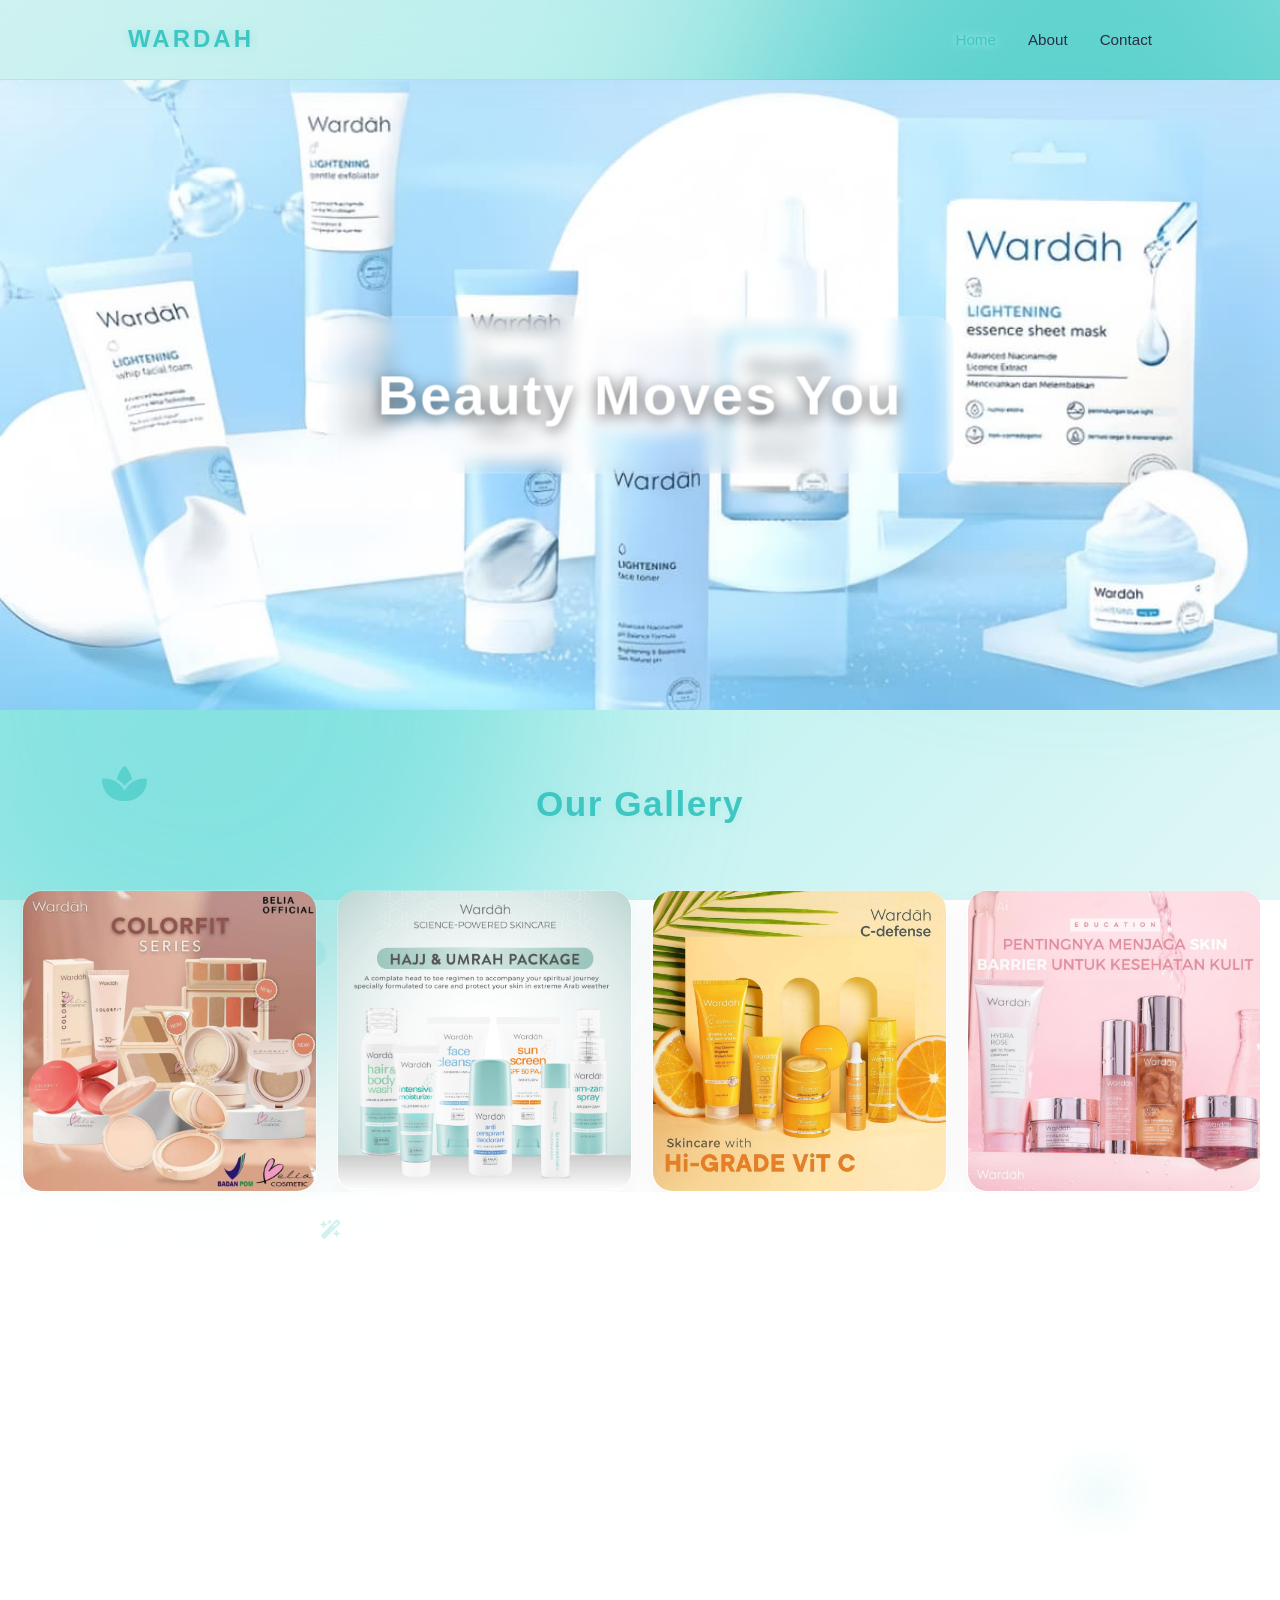
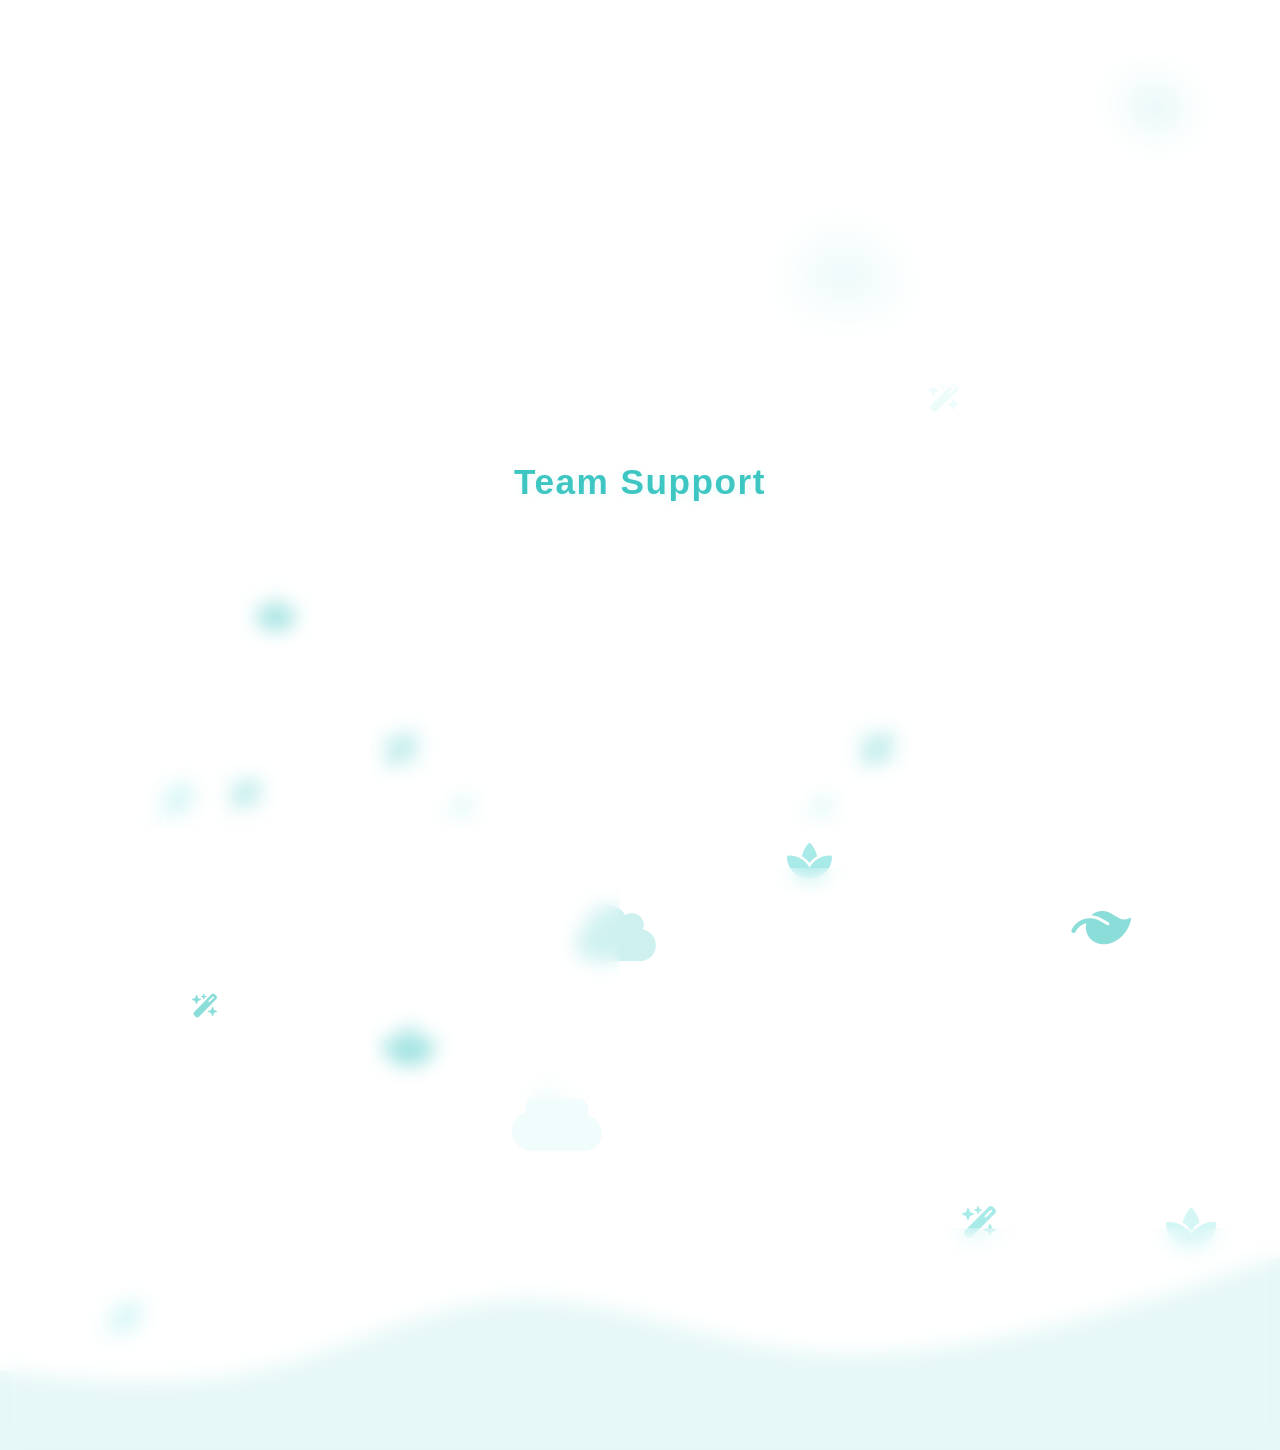
<file: index.html>
<!DOCTYPE html>
<html lang="id">
<head>
    <meta charset="UTF-8">
    <meta name="viewport" content="width=device-width, initial-scale=1.0">
    <title>Wardah | Home</title>
    <link rel="stylesheet" href="https://cdnjs.cloudflare.com/ajax/libs/font-awesome/6.4.0/css/all.min.css">
    <link rel="stylesheet" href="style.css">
</head>
<body>
    <!-- Background Doodles Spread Out -->
    <i class="fas fa-wand-magic-sparkles doodle d-s1"></i>
    <i class="fas fa-wand-magic-sparkles doodle d-s2"></i>
    <i class="fas fa-wand-magic-sparkles doodle d-s3"></i>
    <i class="fas fa-wand-magic-sparkles doodle d-s4"></i>
    <i class="fas fa-wand-magic-sparkles doodle d-s5"></i>
    <i class="fas fa-leaf doodle d-l1"></i>
    <i class="fas fa-leaf doodle d-l2"></i>
    <i class="fas fa-leaf doodle d-l3"></i>
    <i class="fas fa-leaf doodle d-l4"></i>
    <i class="fas fa-spa doodle d-f1"></i>
    <i class="fas fa-spa doodle d-f2"></i>
    <i class="fas fa-spa doodle d-f3"></i>
    <i class="fas fa-spa doodle d-f4"></i>
    <i class="fas fa-cloud doodle d-c1"></i>
    <i class="fas fa-cloud doodle d-c2"></i>
    <i class="fas fa-cloud doodle d-c3"></i>
    <i class="fas fa-cloud doodle d-c4"></i>
    <i class="fas fa-wand-magic-sparkles doodle d-s6"></i>
    <i class="fas fa-wand-magic-sparkles doodle d-s7"></i>
    <i class="fas fa-leaf doodle d-l5"></i>
    <i class="fas fa-leaf doodle d-l6"></i>
    <i class="fas fa-spa doodle d-f5"></i>
    <i class="fas fa-spa doodle d-f6"></i>
    <i class="fas fa-cloud doodle d-c5"></i>
    <i class="fas fa-wand-magic-sparkles doodle d-g-left"></i>
    <i class="fas fa-wand-magic-sparkles doodle d-g-right"></i>
    <i class="fas fa-spa doodle d-g-sub-left"></i>
    <i class="fas fa-spa doodle d-g-sub-right"></i>
    <i class="fas fa-wand-magic-sparkles doodle d-t-left"></i>
    <i class="fas fa-wand-magic-sparkles doodle d-t-right"></i>
    <i class="fas fa-leaf doodle d-t-sub-left"></i>
    <i class="fas fa-leaf doodle d-t-sub-right"></i>
    <div class="doodle doodle-wave"></div>

    <nav class="navbar">
        <div class="logo">WARDAH</div>
        <ul class="nav-links">
            <li><a href="index.html" class="active">Home</a></li>
            <li><a href="about.html">About</a></li>
            <li><a href="contact.html">Contact</a></li>
        </ul>
    </nav>

    <header class="slider-container">
        <div class="slider">
            <div class="slide active" style="background-image: url('images/h1.jpeg')"></div>
            <div class="slide" style="background-image: url('images/home2.jpeg')"></div>
            <div class="slide" style="background-image: url('images/h3.jpeg')"></div>
        </div>
        <div class="slider-overlay">
            <h1>Beauty Moves You</h1> 
        </div>
    </header>

    <section class="container fade-in">
        <h2 class="section-title">Our Gallery</h2>
        <div class="gallery-grid">
            <div class="gallery-item">
                <img src="images/produk1.jpeg" alt="Product 1">
                <div class="gallery-overlay">
                    <h3>Lightening Makeup Series</h3>
                    <p>Flawless and light</p>
                </div>
            </div>
            <div class="gallery-item">
                <img src="images/p2.jpeg" alt="Product 2">
                <div class="gallery-overlay">
                    <h3>Wardah Colorfit Series</h3>
                    <p>Level up your makeup game with Colorfit</p>
                </div>
            </div>
            <div class="gallery-item">
                <img src="images/p3.jpeg" alt="Product 3">
                <div class="gallery-overlay">
                     <h3>Paket Haji & Umrah</h3>   
                    <p>Essential travel kit</p>
                </div>
            </div>
            <div class="gallery-item">
                <img src="images/p4.jpeg" alt="Product 3">
                <div class="gallery-overlay">
                    <h3>C-defense Series</h3>
                    <p>Vitamin C boost</p>
                </div>
            </div>
            <div class="gallery-item">
                <img src="images/p5.jpeg" alt="Product 3">
                <div class="gallery-overlay">
                    <h3>Hydra Rose Series</h3>
                    <p>Deep moisture vibe</p>
                </div>
            </div>
            <div class="gallery-item">
                <img src="images/p6.jpeg" alt="Product 3">
                <div class="gallery-overlay">
                    <h3>Nature Daily Aloe Hydramild Series</h3>
                    <p>Fresh hydration for soft, healthy, and glowing skin</p>
                </div>
            </div>
            <div class="gallery-item">
                <img src="images/p7.jpeg" alt="Product 3">
                <div class="gallery-overlay">
                    <h3>Lightening Series</h3>
                    <p>Brighten your beauty with clean and radiant skin every day</p>
                </div>
            </div>
            <div class="gallery-item">
                <img src="images/p8.jpeg" alt="Product 3">
                <div class="gallery-overlay">
                    <h3>Renew You Series</h3>
                    <p>Skin first, glow always</p>
                </div>
            </div>
            <div class="gallery-item">
                <img src="images/p9.jpeg" alt="Product 3">
                <div class="gallery-overlay">
                    <h3>Wardah Lightening</h3>
                    <p>Shine bright naturally</p>
                </div>
            </div>
            <div class="gallery-item">
                <img src="images/p10.jpeg" alt="Product 3">
                <div class="gallery-overlay">
                    <h3>Lightening Makeup Series</h3>
                    <p>Flowless and light</p>
                </div>
            </div>
            <div class="gallery-item">
                <img src="images/p11.jpeg" alt="Product 3">
                <div class="gallery-overlay">
                    <h3>Perfect Bright Oil Control Creamy Foam</h3>
                    <p>Oil-free zone</p>
                </div>
            </div>
            <div class="gallery-item">
                <img src="images/p12.jpeg" alt="Product 3">
                <div class="gallery-overlay">
                    <h3>Hair Conditioner</h3>
                    <p>Good hair day everyday</p>
                </div>
            </div>
            <div class="gallery-item">
                <img src="images/p13.jpeg" alt="Product 3">
                <div class="gallery-overlay">
                    <h3>White Secret/ Crystal Secret</h3>
                    <p>The ultimate glow up</p>
                </div>
            </div>
            <div class="gallery-item">
                <img src="images/p14.jpeg" alt="Product 3">
                <div class="gallery-overlay">
                    <h3>UV Shield Sunscreen</h3>
                    <p>Sunscreen but make it serum</p>
                </div>
            </div>
            <div class="gallery-item">
                <img src="images/p15.jpeg" alt="Product 3">
                <div class="gallery-overlay">
                    <h3>Colorfit Lip Ink</h3>
                    <p>Wighless beauty</p>
                </div>
            </div>
            <div class="gallery-item">
                <img src="images/p16.jpeg" alt="Product 3">
                <div class="gallery-overlay">
                    <h3>Lightening BB Tint</h3>
                    <p>High coverage,zero weight</p>
                </div>
            </div>
        </div>
    </section>

    <section class="featured-section fade-in">
        <div class="featured-image">
            <img src="images/produkunggulan.jpeg" alt="Signature Product" class="floating-anim">
        </div>
        <div class="featured-text">
            <h2>Wardah Exclusive Matte Lip Cream</h2>
            <p>Lip cream ini memiliki tekstur creamy yang berubah menjadi matte setelah digunakan. Keunggulannya adalah warna yang intens, tahan lama, dan tidak mudah transfer. Selain itu, produk ini mengandung vitamin E dan SPF 20 PA++ sehingga membantu menjaga kelembapan bibir sekaligus melindungi dari sinar UV. Cocok untuk dipakai sehari-hari maupun acara formal.</p>
        </div>
    </section>

    <section class="container fade-in">
        <h2 class="section-title">Team Support</h2>
        <div class="team-grid">
            <div class="team-member"><img src="images/t1.jpg" alt="Tim 1"><p>Bpk. Farid Samsul Hadi</p></div>
            <div class="team-member"><img src="images/t2.jpeg" alt="Tim 2"><p>Bpk. Agung Budi Prastyo</p></div>
            <div class="team-member"><img src="images/t3.jpeg" alt="Tim 3"><p    >Ananda Wulan Sari</p></div>
            <div class="team-member"><img src="images/t6.jpeg" alt="Tim 4"><p>Revalin Priskila Putri Rinawan</p></div>
            <div class="team-member"><img src="images/t4.jpeg" alt="Tim 5"><p>Fatahi Salsabilla</p></div>
            <div class="team-member"><img src="images/t5.jpeg" alt="Tim 6"><p>Kayla Ulfathi Ainun</p></div>
        </div>
    </section>

    <footer>
        <p><strong>Wardah Philosophy</strong><br>Halal dari awal. Kami percaya bahwa kecantikan sejati terpancar dari kebaikan hati dan kepedulian terhadap sesama.</p>
    </footer>

    <script src="script.js"></script>
</body>
</html>
</file>
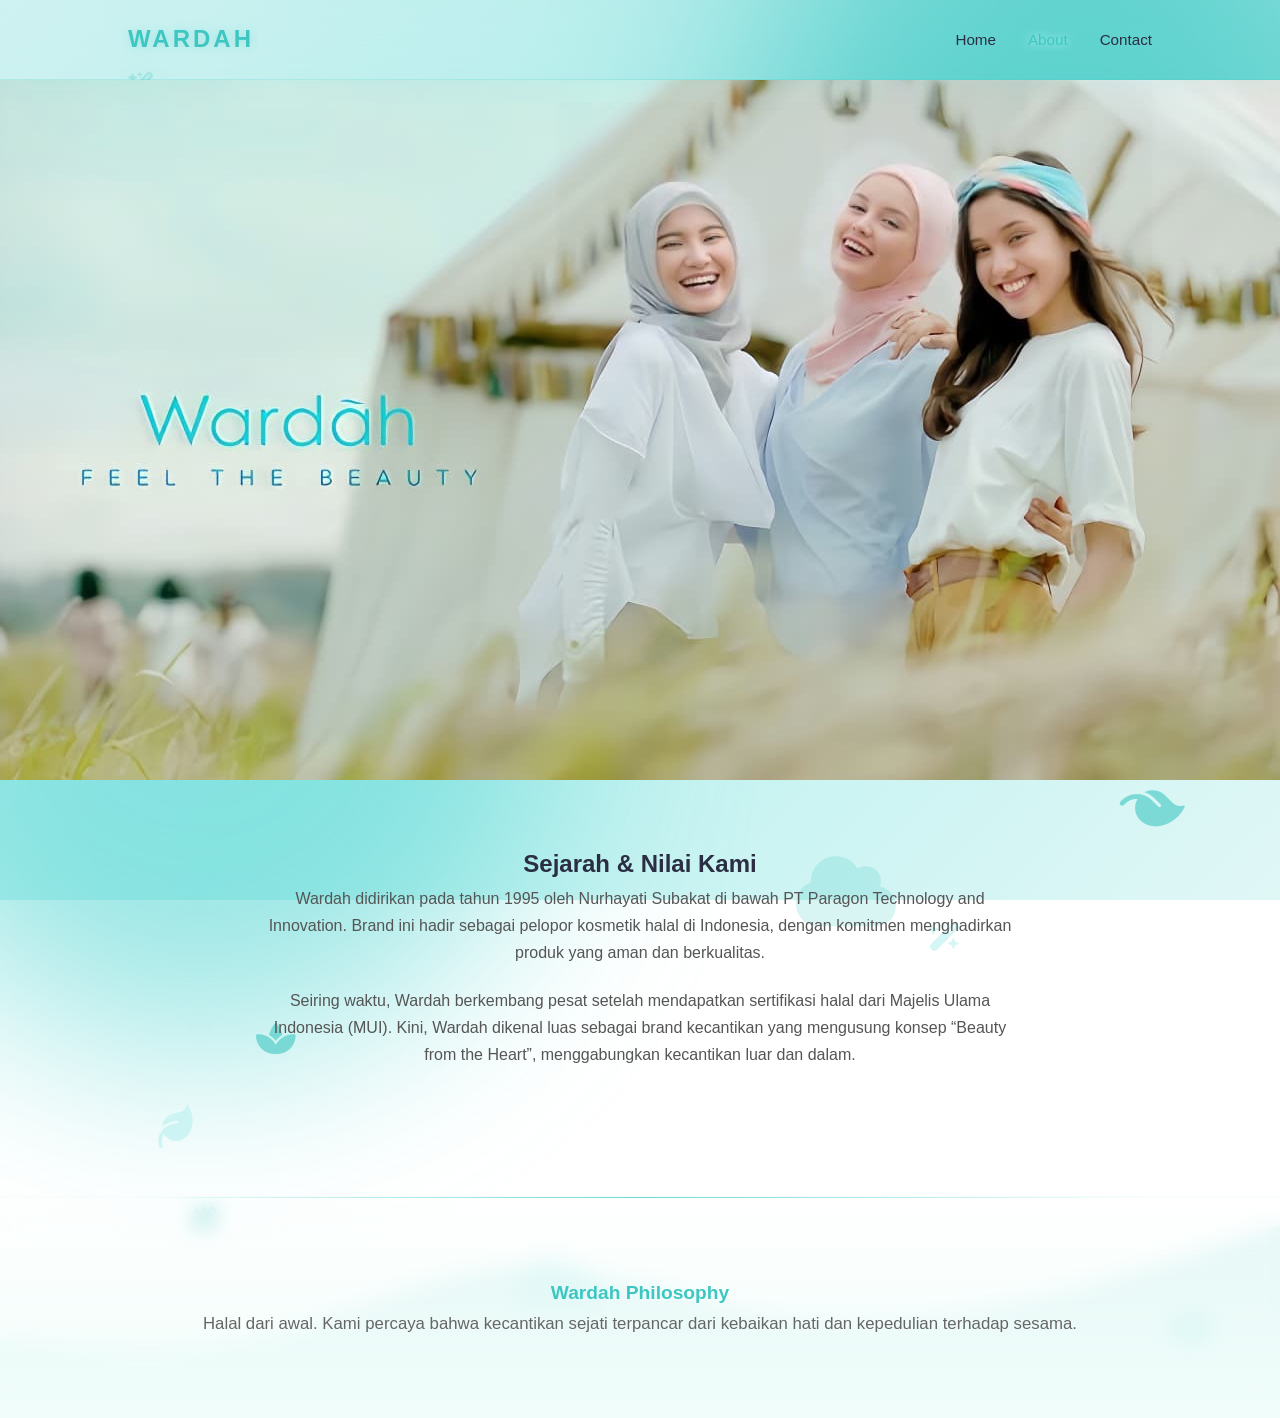
<file: about.html>
<!DOCTYPE html>
<html lang="id">
<head>
    <meta charset="UTF-8">
    <meta name="viewport" content="width=device-width, initial-scale=1.0">
    <title>Wardah | About Us</title>
    <link rel="stylesheet" href="https://cdnjs.cloudflare.com/ajax/libs/font-awesome/6.4.0/css/all.min.css">
    <link rel="stylesheet" href="style.css">
</head>
<body>
    <!-- Background Doodles Spread Out -->
    <i class="fas fa-wand-magic-sparkles doodle d-s1"></i>
    <i class="fas fa-wand-magic-sparkles doodle d-s2"></i>
    <i class="fas fa-wand-magic-sparkles doodle d-s3"></i>
    <i class="fas fa-wand-magic-sparkles doodle d-s4"></i>
    <i class="fas fa-wand-magic-sparkles doodle d-s5"></i>
    <i class="fas fa-leaf doodle d-l1"></i>
    <i class="fas fa-leaf doodle d-l2"></i>
    <i class="fas fa-leaf doodle d-l3"></i>
    <i class="fas fa-leaf doodle d-l4"></i>
    <i class="fas fa-spa doodle d-f1"></i>
    <i class="fas fa-spa doodle d-f2"></i>
    <i class="fas fa-spa doodle d-f3"></i>
    <i class="fas fa-spa doodle d-f4"></i>
    <i class="fas fa-cloud doodle d-c1"></i>
    <i class="fas fa-cloud doodle d-c2"></i>
    <i class="fas fa-cloud doodle d-c3"></i>
    <i class="fas fa-cloud doodle d-c4"></i>
    <div class="doodle doodle-wave"></div>

    <nav class="navbar">
        <div class="logo">WARDAH</div>
        <ul class="nav-links">
            <li><a href="index.html">Home</a></li>
            <li><a href="about.html" class="active">About</a></li>
            <li><a href="contact.html">Contact</a></li>
        </ul>
    </nav>

    <div class="hero-image fade-in floating-anim" style="background-image: url('images/about.jpeg');">
    </div>

    <section class="container about-content fade-in">
        <h1>Sejarah & Nilai Kami</h1>
        <p>Wardah didirikan pada tahun 1995 oleh Nurhayati Subakat di bawah PT Paragon Technology and Innovation. Brand ini hadir sebagai pelopor kosmetik halal di Indonesia, dengan komitmen menghadirkan produk yang aman dan berkualitas.</p>
        <p>Seiring waktu, Wardah berkembang pesat setelah mendapatkan sertifikasi halal dari Majelis Ulama Indonesia (MUI). Kini, Wardah dikenal luas sebagai brand kecantikan yang mengusung konsep “Beauty from the Heart”, menggabungkan kecantikan luar dan dalam.</p>
            
    </section>

    <footer>
        <p><strong>Wardah Philosophy</strong><br>Halal dari awal. Kami percaya bahwa kecantikan sejati terpancar dari kebaikan hati dan kepedulian terhadap sesama.</p>
    </footer>
    <script src="script.js"></script>
</body>
</html>
</file>
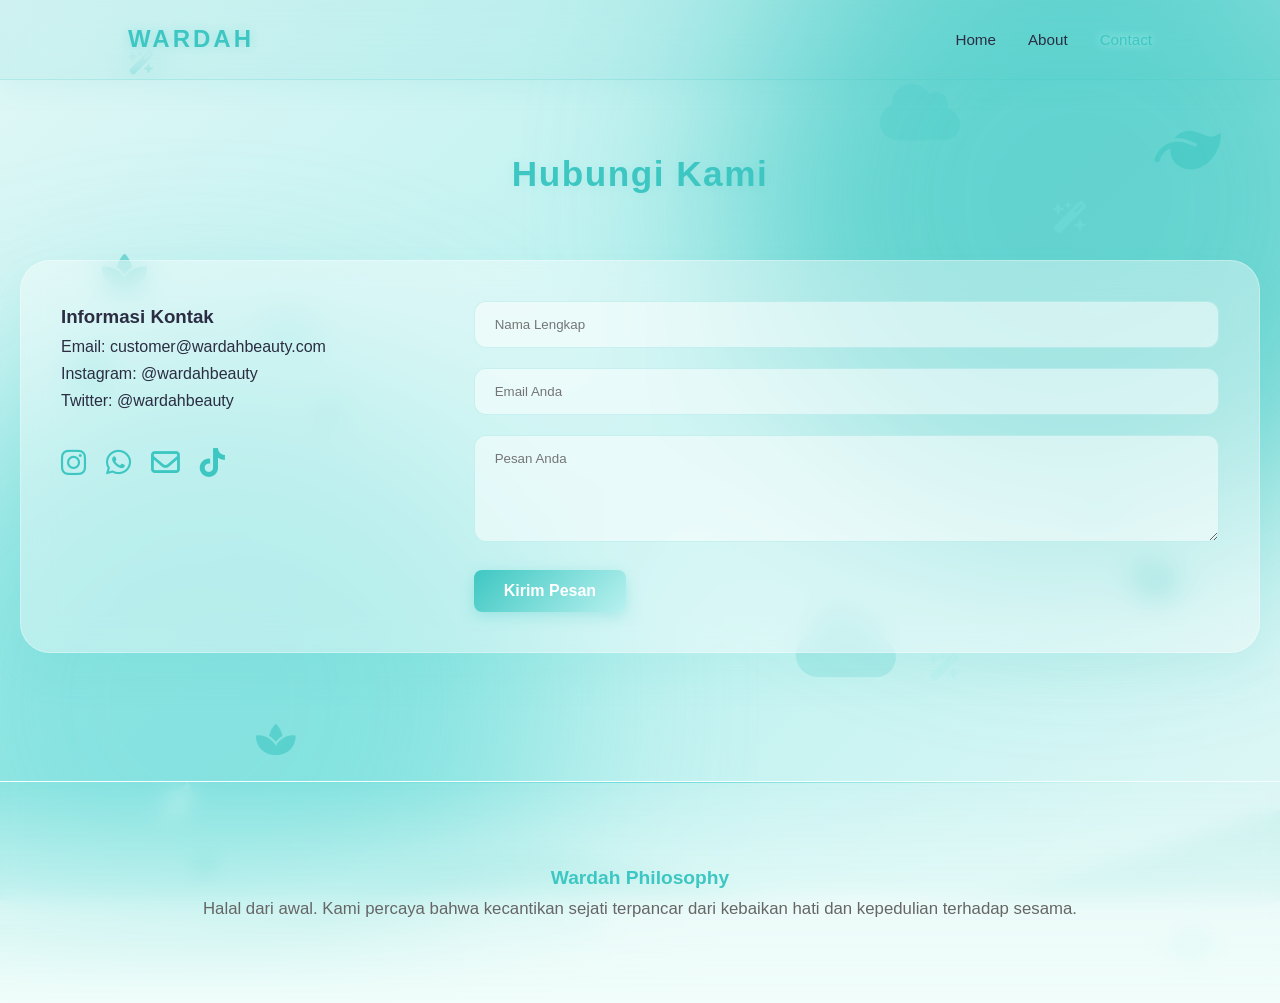
<file: contact.html>
<!DOCTYPE html>
<html lang="id">
<head>
    <meta charset="UTF-8">
    <meta name="viewport" content="width=device-width, initial-scale=1.0">
    <title>Wardah | Contact</title>
    <link rel="stylesheet" href="https://cdnjs.cloudflare.com/ajax/libs/font-awesome/6.4.0/css/all.min.css">
    <link rel="stylesheet" href="style.css">
</head>
<body>
    <!-- Background Doodles Spread Out -->
    <i class="fas fa-wand-magic-sparkles doodle d-s1"></i>
    <i class="fas fa-wand-magic-sparkles doodle d-s2"></i>
    <i class="fas fa-wand-magic-sparkles doodle d-s3"></i>
    <i class="fas fa-wand-magic-sparkles doodle d-s4"></i>
    <i class="fas fa-wand-magic-sparkles doodle d-s5"></i>
    <i class="fas fa-leaf doodle d-l1"></i>
    <i class="fas fa-leaf doodle d-l2"></i>
    <i class="fas fa-leaf doodle d-l3"></i>
    <i class="fas fa-leaf doodle d-l4"></i>
    <i class="fas fa-spa doodle d-f1"></i>
    <i class="fas fa-spa doodle d-f2"></i>
    <i class="fas fa-spa doodle d-f3"></i>
    <i class="fas fa-spa doodle d-f4"></i>
    <i class="fas fa-cloud doodle d-c1"></i>
    <i class="fas fa-cloud doodle d-c2"></i>
    <i class="fas fa-cloud doodle d-c3"></i>
    <i class="fas fa-cloud doodle d-c4"></i>
    <div class="doodle doodle-wave"></div>

    <nav class="navbar">
        <div class="logo">WARDAH</div>
        <ul class="nav-links">
            <li><a href="index.html">Home</a></li>
            <li><a href="about.html">About</a></li>
            <li><a href="contact.html" class="active">Contact</a></li>
        </ul>
    </nav>

    <section class="container contact-section fade-in">
        <h1 class="section-title">Hubungi Kami</h1>
        <div class="contact-wrapper">
            <div class="contact-info">
                <h3>Informasi Kontak</h3>
                <p>Email: customer@wardahbeauty.com</p>
                <p>Instagram: @wardahbeauty</p>
                <p>Twitter: @wardahbeauty</p>
                
                <div class="social-icons">
                    <a href="#"><i class="fab fa-instagram"></i></a>
                    <a href="#"><i class="fab fa-whatsapp"></i></a>
                    <a href="#"><i class="far fa-envelope"></i></a>
                    <a href="#"><i class="fab fa-tiktok"></i></a>
                </div>
            </div>
            <form class="contact-form">
                <input type="text" placeholder="Nama Lengkap" required>
                <input type="email" placeholder="Email Anda" required>
                <textarea placeholder="Pesan Anda" rows="5" required></textarea>
                <button type="submit">Kirim Pesan</button>
            </form>
        </div>
    </section>

    <footer>
        <p><strong>Wardah Philosophy</strong><br>Halal dari awal. Kami percaya bahwa kecantikan sejati terpancar dari kebaikan hati dan kepedulian terhadap sesama.</p>
    </footer>
    <script src="script.js"></script>
</body>
</html>
</file>
<file: style.css>
:root {
    /* Warna utama khas Wardah */
    --wardah-main: #3EC7C2;
    --wardah-light: #6EDCD9;
    --wardah-soft: #B8F1EF;
    --wardah-pastel: #f0fdfa;
    --white: #FFFFFF;
    --text-dark: #2b2d42;
    --gray-light: #e9ecef;
    --off-white: #f8fdfc; /* Slightly more tinted */
    --wardah-gradient: linear-gradient(135deg, #3EC7C2, #B8F1EF);
    --glass-bg: rgba(255, 255, 255, 0.4);
    --glass-border: rgba(255, 255, 255, 0.3);
    --soft-shadow: 0 20px 40px rgba(62, 199, 194, 0.08);
    --glow-shadow: 0 0 25px rgba(62, 199, 194, 0.3);
}

* {
    margin: 0;
    padding: 0;
    box-sizing: border-box;
}

@import url('https://fonts.googleapis.com/css2?family=Outfit:wght@300;400;500;600;700&display=swap');

body {
    font-family: 'Outfit', 'Segoe UI', Roboto, Helvetica, Arial, sans-serif;
    line-height: 1.7;
    color: var(--text-dark);
    background: linear-gradient(135deg, #e0f7f6 0%, #b8f1ef 50%, #e0f7f6 100%);
    background-attachment: fixed;
    position: relative;
    overflow-x: hidden;
}

body::before, body::after {
    content: '';
    position: fixed;
    width: 700px;
    height: 700px;
    border-radius: 50%;
    filter: blur(100px);
    z-index: -1;
    opacity: 0.7; /* Increased opacity for visibility */
    pointer-events: none;
}

body::before {
    top: -150px;
    right: -150px;
    background: var(--wardah-main); /* Using main color for more pop */
    animation: float-blob 15s infinite alternate;
}

body::after {
    bottom: -150px;
    left: -150px;
    background: var(--wardah-light);
    animation: float-blob 18s infinite alternate-reverse;
}

@keyframes float-blob {
    0% { transform: translate(0, 0) scale(1); }
    100% { transform: translate(50px, 100px) scale(1.1); }
}

/* Navbar */
.navbar {
    display: flex;
    justify-content: space-between;
    align-items: center;
    padding: 1.2rem 10%;
    background: rgba(62, 199, 194, 0.1); /* Tinted glassmorphism */
    backdrop-filter: blur(20px);
    -webkit-backdrop-filter: blur(20px);
    border-bottom: 1px solid rgba(62, 199, 194, 0.2);
    position: sticky;
    top: 0;
    z-index: 1000;
    transition: all 0.4s ease-in-out;
    box-shadow: 0 4px 30px rgba(62, 199, 194, 0.1);
}

.navbar:hover {
    background: rgba(62, 199, 194, 0.15);
    box-shadow: 0 10px 40px rgba(62, 199, 194, 0.25);
}

.logo {
    font-weight: 700;
    font-size: 1.5rem;
    letter-spacing: 3px;
    color: var(--wardah-main);
    text-shadow: 0 0 10px rgba(62, 199, 194, 0.3);
}

.nav-links {
    display: flex;
    list-style: none;
}

.nav-links li a {
    text-decoration: none;
    color: var(--text-dark);
    margin-left: 2rem;
    font-size: 0.95rem;
    font-weight: 500;
    transition: all 0.3s ease-in-out;
}

.nav-links li a.active, .nav-links li a:hover {
    color: var(--wardah-main);
    text-shadow: 0 0 8px var(--wardah-soft);
}

/* Container */
.container {
    max-width: 2000px;
    margin: 4rem auto;
    padding: 0 20px;
}

.section-title {
    text-align: center;
    margin-bottom: 3.5rem;
    font-weight: 600;
    font-size: 2.2rem;
    letter-spacing: 1.5px;
    color: var(--wardah-main);
    text-shadow: 0 2px 10px rgba(62, 199, 194, 0.1);
}

/* Slider */
.slider-container {
    height: 70vh;
    position: relative;
    overflow: hidden;
}

.slide {
    position: absolute;
    width: 100%;
    height: 100%;
    background-size: cover;
    background-position: center;
    opacity: 0;
    transition: opacity 1s ease-in-out;
}

.slide.active { opacity: 1; }

.slider-overlay {
    position: absolute;
    top: 50%;
    left: 50%;
    transform: translate(-50%, -50%);
    color: var(--white);
    text-align: center;
    text-shadow: 0 4px 15px rgba(0, 0, 0, 0.6);
    background: rgba(255, 255, 255, 0.1);
    padding: 30px 50px;
    border-radius: 20px;
    backdrop-filter: blur(8px);
    -webkit-backdrop-filter: blur(8px);
    border: 1px solid rgba(255, 255, 255, 0.2);
}

.slider-overlay h1 {
    font-size: 3.5rem;
    font-weight: 700;
    letter-spacing: 2px;
    margin: 0;
}

/* Gallery & Grid */
.gallery-grid {
    display: flex;
    overflow-x: auto;
    gap: 20px;
    scrollbar-width: none; /* Firefox */
    -ms-overflow-style: none;  /* IE and Edge */
}

.gallery-grid::-webkit-scrollbar {
    display: none; /* Chrome, Safari and Opera */
}

.gallery-item {
    flex: 0 0 calc((100% - 60px) / 4); /* Tepat 4 item yang terlihat (3 gap x 20px = 60px) */
    position: relative;
    overflow: hidden;
    border-radius: 20px;
    cursor: pointer;
    box-shadow: 0 10px 30px rgba(0, 0, 0, 0.05);
    transition: all 0.4s cubic-bezier(0.4, 0, 0.2, 1);
    border: 1px solid rgba(255, 255, 255, 0.2);
}

.gallery-item:hover {
    transform: translateY(-10px);
    box-shadow: 0 20px 40px rgba(62, 199, 194, 0.2);
}

.gallery-item img {
    width: 100%;
    height: 300px;
    object-fit: cover;
    display: block;
    transition: transform 0.4s ease-in-out;
}

.gallery-item:hover img {
    transform: scale(1.1);
}

.gallery-overlay {
    position: absolute;
    top: 0;
    left: 0;
    width: 100%;
    height: 100%;
    background: rgba(0, 0, 0, 0.6);
    color: white;
    display: flex;
    flex-direction: column;
    justify-content: center;
    align-items: center;
    opacity: 0;
    transition: opacity 0.4s ease-in-out;
    text-align: center;
    padding: 20px;
}

.gallery-item:hover .gallery-overlay {
    opacity: 1;
}

.gallery-overlay h3 {
    margin-bottom: 10px;
    font-size: 1.4rem;
    font-weight: 600;
    color: var(--wardah-soft);
}

.gallery-overlay p {
    font-size: 1rem;
}

/* Featured Section */
.featured-section {
    display: grid;
    grid-template-columns: 1fr 1fr;
    gap: 50px;
    align-items: center;
    background: radial-gradient(circle at top left, var(--wardah-soft), transparent), 
                radial-gradient(circle at bottom right, var(--wardah-light), transparent);
    background-color: rgba(255, 255, 255, 0.6);
    padding: 6rem 4rem;
    border-radius: 40px;
    margin: 4rem 20px;
    backdrop-filter: blur(20px);
    border: 1px solid rgba(62, 199, 194, 0.3);
    box-shadow: 0 30px 60px rgba(62, 199, 194, 0.15);
}

.featured-image img {
    width: 100%;
    border-radius: 15px;
    box-shadow: 0 15px 40px rgba(0, 0, 0, 0.08);
}

.featured-text h2 {
    font-size: 2.5rem;
    color: var(--wardah-main);
    margin-bottom: 1.5rem;
}

.featured-text p {
    font-size: 1.1rem;
    color: #555;
    line-height: 1.8;
}

/* Team Section */
.team-grid {
    display: flex;
    justify-content: center;
    gap: 40px;
    text-align: center;
    flex-wrap: wrap; /* Ensure responsiveness */
}

.team-member {
    background: var(--glass-bg);
    padding: 30px 20px;
    border-radius: 20px;
    backdrop-filter: blur(10px);
    -webkit-backdrop-filter: blur(10px);
    border: 1px solid var(--glass-border);
    box-shadow: var(--soft-shadow);
    transition: all 0.5s cubic-bezier(0.4, 0, 0.2, 1);
    width: 250px;
}

.team-member:hover {
    transform: translateY(-15px) scale(1.02);
    background: rgba(255, 255, 255, 0.6);
    box-shadow: 0 30px 60px rgba(62, 199, 194, 0.15);
}

.team-member img {
    width: 120px;
    height: 120px;
    border-radius: 50%;
    border: 3px solid var(--wardah-soft);
    margin-bottom: 15px;
    object-fit: cover;
    transition: all 0.4s ease-in-out;
}

.team-member:hover img {
    transform: scale(1.05);
    border-color: var(--wardah-main);
    box-shadow: 0 0 15px var(--wardah-soft);
}

/* Footer */
footer {
    background: linear-gradient(180deg, rgba(255, 255, 255, 0), var(--wardah-pastel));
    backdrop-filter: blur(10px);
    border-top: 1px solid var(--glass-border);
    padding: 5rem 10%;
    text-align: center;
    margin-top: 8rem;
    position: relative;
}

footer::before {
    content: '';
    position: absolute;
    top: 0;
    left: 50%;
    transform: translateX(-50%);
    width: 80%;
    height: 1px;
    background: linear-gradient(90deg, transparent, var(--wardah-light), transparent);
}

footer p {
    color: #666;
    font-size: 1.05rem;
}

footer strong {
    color: var(--wardah-main);
    font-size: 1.2rem;
}

/* Pages Specific */
.hero-image { height: 700px; background-size: cover; background-position: center; }
.about-content { max-width: 800px; text-align: center; }
.about-content p { margin-bottom: 20px; color: #555; }

.contact-wrapper {
    display: grid;
    grid-template-columns: 1fr 2fr;
    gap: 40px;
    background: var(--glass-bg);
    padding: 40px;
    border-radius: 30px;
    backdrop-filter: blur(15px);
    border: 1px solid var(--glass-border);
    box-shadow: var(--soft-shadow);
}

.contact-form input, .contact-form textarea {
    width: 100%;
    padding: 15px 20px;
    margin-bottom: 20px;
    border: 1px solid rgba(62, 199, 194, 0.2);
    border-radius: 12px;
    font-family: inherit;
    transition: all 0.3s ease-in-out;
    background: rgba(255, 255, 255, 0.5);
}

.contact-form input:focus, .contact-form textarea:focus {
    outline: none;
    border-color: var(--wardah-main);
    box-shadow: 0 0 10px rgba(62, 199, 194, 0.3);
    background: var(--white);
}

.contact-form button {
    background: var(--wardah-gradient);
    color: white;
    border: none;
    border-radius: 8px;
    padding: 12px 30px;
    font-size: 1rem;
    font-weight: 600;
    cursor: pointer;
    transition: all 0.4s ease-in-out;
    box-shadow: 0 4px 15px rgba(62, 199, 194, 0.3);
}

.contact-form button:hover {
    transform: translateY(-3px);
    box-shadow: 0 6px 20px rgba(62, 199, 194, 0.6);
}

/* Social Icons */
.social-icons {
    display: flex;
    gap: 20px;
    margin-top: 25px;
}

.social-icons a {
    color: var(--wardah-main);
    font-size: 1.8rem;
    transition: all 0.3s ease-in-out;
    display: inline-block;
}

.social-icons a:hover {
    transform: scale(1.2);
    color: var(--wardah-light);
    text-shadow: 0 0 15px var(--wardah-soft);
}

/* Global Animations */
.fade-in {
    opacity: 0;
    transform: translateY(30px);
    transition: opacity 0.6s ease-out, transform 0.6s ease-out;
}

.fade-in.visible {
    opacity: 1;
    transform: translateY(0);
}

@keyframes float {
    0% { transform: translateY(0px); }
    50% { transform: translateY(-15px); }
    100% { transform: translateY(0px); }
}

.floating-anim {
    animation: float 4s ease-in-out infinite;
}

/* Doodle Art & Decorations */
.doodle {
    position: absolute;
    z-index: 0;
    opacity: 0.6; /* Increased visibility as requested */
    pointer-events: none;
    color: var(--wardah-main);
    transition: all 0.3s ease;
}

/* Sparkles */
.d-s1 { top: 5%; left: 10%; font-size: 1.5rem; animation: float-doodle 6s infinite; }
.d-s2 { top: 20%; right: 15%; font-size: 2rem; color: var(--wardah-light); animation: float-doodle 5s infinite 0.5s; }
.d-s3 { top: 40%; left: 25%; font-size: 1.2rem; animation: float-doodle 7s infinite 1s; }
.d-s4 { top: 65%; right: 25%; font-size: 1.8rem; color: var(--wardah-soft); animation: float-doodle 6s infinite 0.2s; }
.d-s5 { top: 85%; left: 15%; font-size: 1.5rem; animation: float-doodle 8s infinite 0.7s; }

/* Leaves */
.d-l1 { top: 12%; right: 5%; font-size: 3.5rem; transform: rotate(20deg); animation: float-doodle 8s infinite 1s; }
.d-l2 { top: 35%; left: 5%; font-size: 2.8rem; transform: rotate(-30deg); color: var(--wardah-light); animation: float-doodle 10s infinite; }
.d-l3 { top: 55%; right: 8%; font-size: 3.2rem; transform: rotate(45deg); animation: float-doodle 9s infinite 0.5s; }
.d-l4 { top: 78%; left: 12%; font-size: 2.5rem; transform: rotate(-15deg); color: var(--wardah-soft); animation: float-doodle 11s infinite 1.2s; }

/* Flowers */
.d-f1 { top: 25%; left: 8%; font-size: 2.5rem; animation: float-doodle 7s infinite 2s; }
.d-f2 { top: 48%; right: 12%; font-size: 3rem; color: var(--wardah-light); animation: float-doodle 8s infinite 0.3s; }
.d-f3 { top: 72%; left: 20%; font-size: 2.2rem; animation: float-doodle 9s infinite 1s; }
.d-f4 { top: 92%; right: 5%; font-size: 2.8rem; color: var(--wardah-soft); animation: float-doodle 7s infinite 0.5s; }

/* Clouds */
.d-c1 { top: 8%; right: 25%; font-size: 4rem; opacity: 0.2; animation: float-doodle 12s infinite; }
.d-c2 { top: 30%; left: 20%; font-size: 3.5rem; opacity: 0.2; color: var(--wardah-light); animation: float-doodle 15s infinite 1s; }
.d-c3 { top: 60%; right: 30%; font-size: 5rem; opacity: 0.2; animation: float-doodle 18s infinite 2s; }
.d-c4 { top: 88%; left: 40%; font-size: 4.5rem; opacity: 0.2; color: var(--wardah-soft); animation: float-doodle 14s infinite 0.5s; }

/* More specific positions for bottom area (Team Support) */
.d-s6 { top: 78%; left: 18%; font-size: 1.8rem; animation: float-doodle 6s infinite; }
.d-s7 { top: 92%; right: 22%; font-size: 2rem; color: var(--wardah-light); animation: float-doodle 5s infinite 0.5s; }
.d-l5 { top: 82%; right: 12%; font-size: 3rem; transform: rotate(30deg); animation: float-doodle 8s infinite 1s; }
.d-l6 { top: 95%; left: 8%; font-size: 2.5rem; transform: rotate(-10deg); color: var(--wardah-soft); animation: float-doodle 9s infinite 2s; }
.d-f5 { top: 86%; left: 30%; font-size: 2.8rem; animation: float-doodle 7s infinite 0.3s; }
.d-f6 { top: 80%; right: 35%; font-size: 2.5rem; color: var(--wardah-light); animation: float-doodle 8s infinite 1.2s; }
/* Gallery Title Ornaments (Right next to text) */
.d-g-left { top: 31.5%; left: 28%; font-size: 2.2rem; animation: float-doodle 5s infinite; color: var(--wardah-light); }
.d-g-right { top: 31.5%; right: 28%; font-size: 2.2rem; animation: float-doodle 5s infinite 0.5s; color: var(--wardah-light); }
.d-g-sub-left { top: 34%; left: 32%; font-size: 1.2rem; animation: float-doodle 6s infinite 0.3s; }
.d-g-sub-right { top: 34%; right: 32%; font-size: 1.2rem; animation: float-doodle 6s infinite 0.8s; }

/* Team Title Ornaments (Right next to text) */
.d-t-left { top: 76.5%; left: 30%; font-size: 2rem; animation: float-doodle 4s infinite; }
.d-t-right { top: 76.5%; right: 30%; font-size: 2rem; animation: float-doodle 4s infinite 0.7s; }
.d-t-sub-left { top: 78.5%; left: 35%; font-size: 1.5rem; animation: float-doodle 6s infinite 0.2s; color: var(--wardah-soft); }
.d-t-sub-right { top: 78.5%; right: 35%; font-size: 1.5rem; animation: float-doodle 6s infinite 1.1s; color: var(--wardah-soft); }

.d-c5 { top: 82%; left: 45%; font-size: 4rem; opacity: 0.25; animation: float-doodle 12s infinite; }

.doodle-wave {
    bottom: 0;
    left: 0;
    width: 100%;
    height: 250px;
    background: url('data:image/svg+xml;utf8,<svg viewBox="0 0 1440 320" xmlns="http://www.w3.org/2000/svg"><path fill="%233EC7C2" fill-opacity="0.25" d="M0,192L48,197.3C96,203,192,213,288,192C384,171,480,117,576,112C672,107,768,149,864,165.3C960,181,1056,171,1152,149.3C1248,128,1344,96,1392,80L1440,64L1440,320L1392,320C1344,320,1248,320,1152,320C1056,320,960,320,864,320C768,320,672,320,576,320C480,320,384,320,288,320C192,320,96,320,48,320L0,320Z"></path></svg>');
    background-size: cover;
    opacity: 0.5;
    position: absolute;
}

@keyframes float-doodle {
    0%, 100% { transform: translateY(0) rotate(0deg); }
    50% { transform: translateY(-20px) rotate(10deg); }
}

/* Ensure relative containers for absolute doodles */
body {
    position: relative;
    min-height: 100vh;
}

section { position: relative; }

/* Responsive Media Queries */
@media (max-width: 768px) {
    /* Tablet & Large Mobile */
    .featured-section {
        grid-template-columns: 1fr;
        padding: 2rem;
        gap: 30px;
    }

    .gallery-item {
        flex: 0 0 calc((100% - 20px) / 2); /* Tablet: 2 items per baris */
    }

    .contact-wrapper {
        grid-template-columns: 1fr;
    }

    .section-title {
        font-size: 1.8rem;
    }

    .slider-overlay h1 {
        font-size: 2rem;
    }
}

@media (max-width: 480px) {
    /* Small Mobile */
    .navbar {
        flex-direction: column;
        gap: 15px;
        padding: 1rem;
    }

    .nav-links {
        width: 100%;
        justify-content: center;
        gap: 15px;
    }

    .nav-links li a {
        margin-left: 0;
    }

    .gallery-item {
        flex: 0 0 100%; /* Mobile: 1 item per baris */
    }

    .team-grid {
        flex-direction: column;
        align-items: center;
    }

    footer {
        padding: 2rem 5%;
    }
}
</file>
